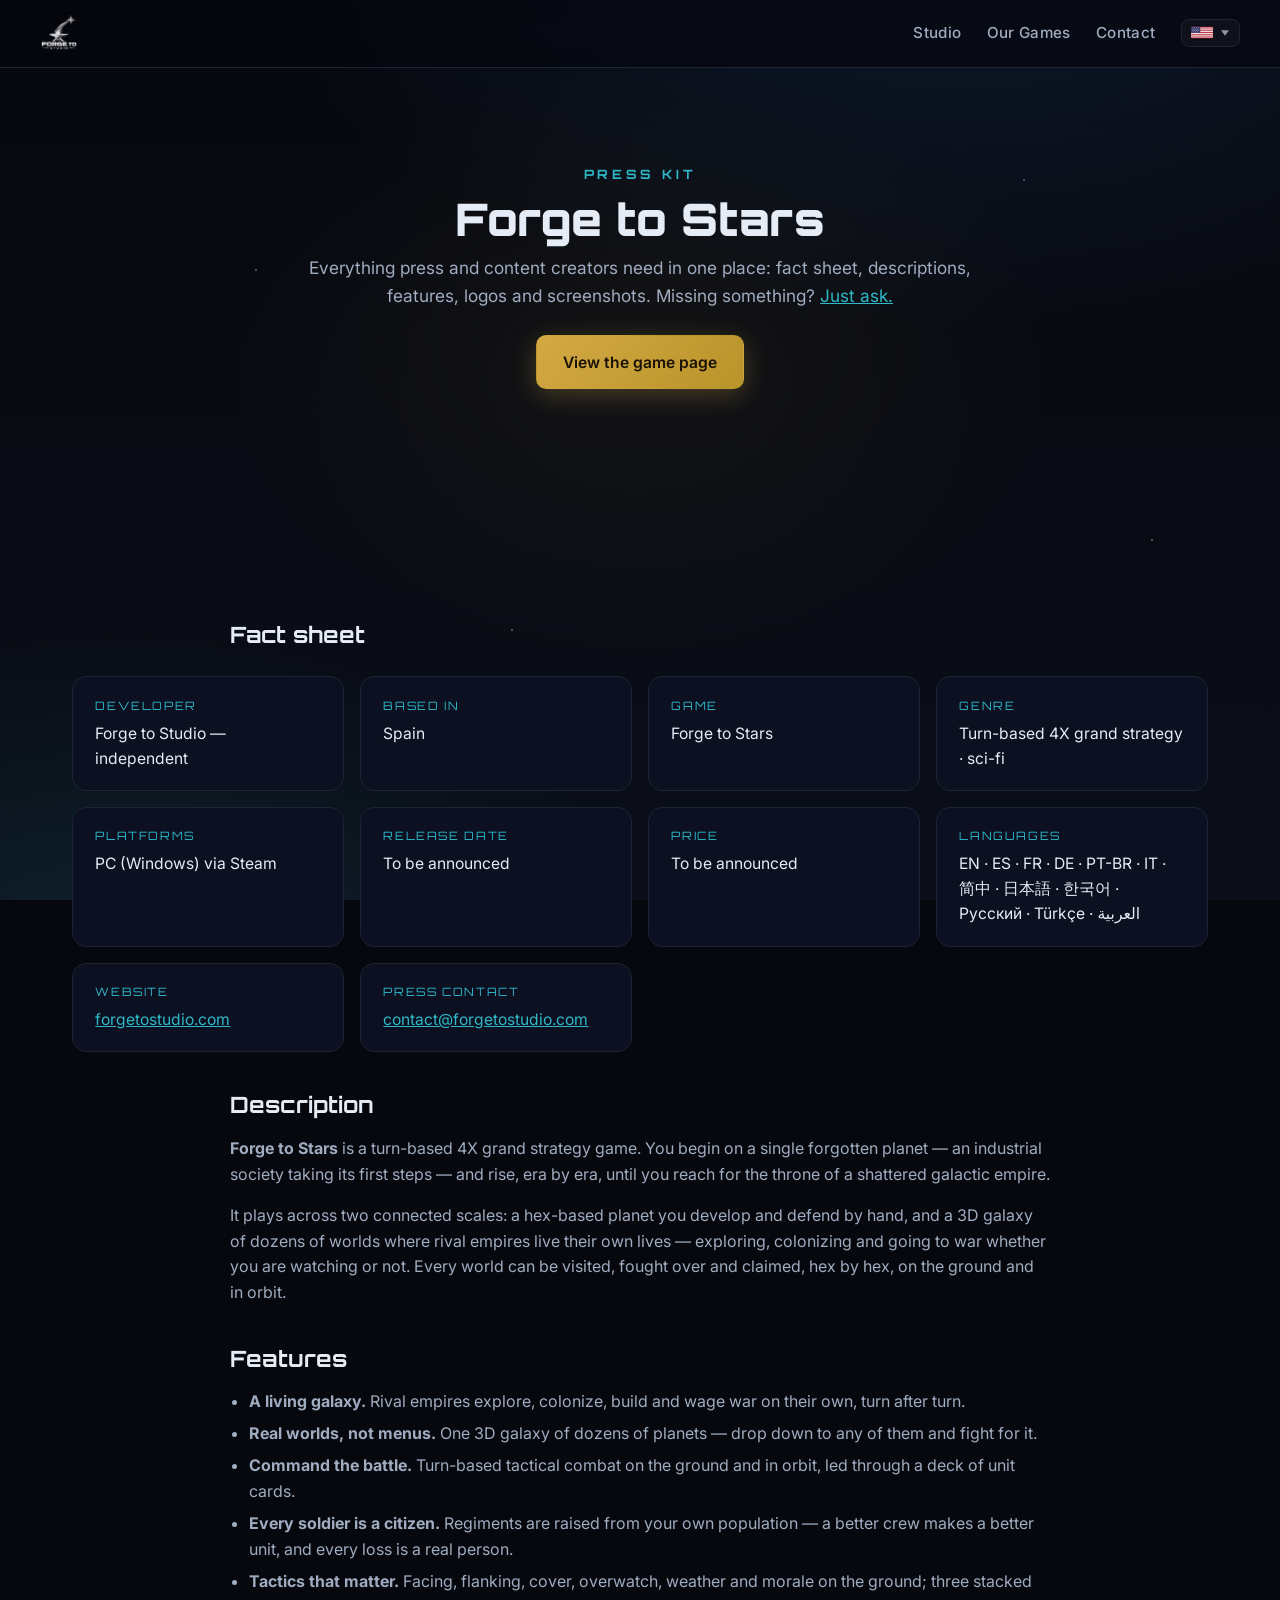
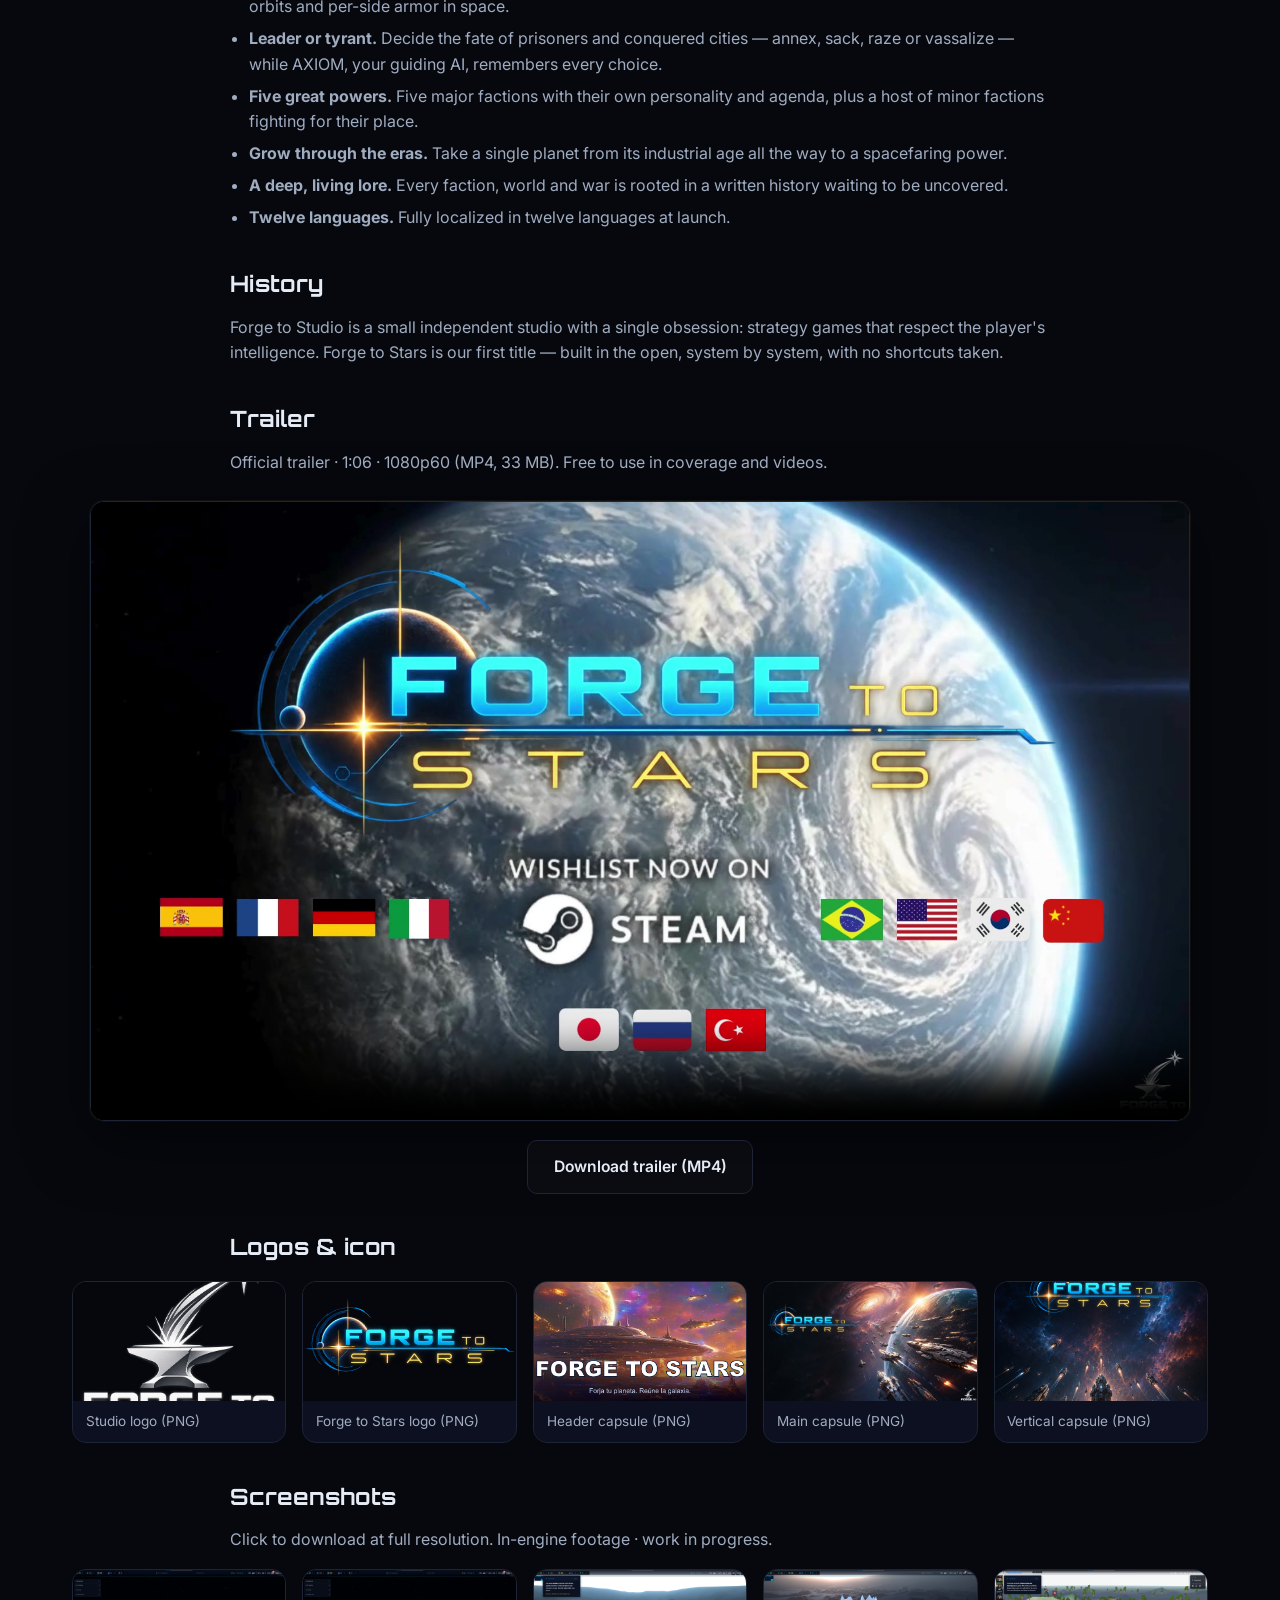
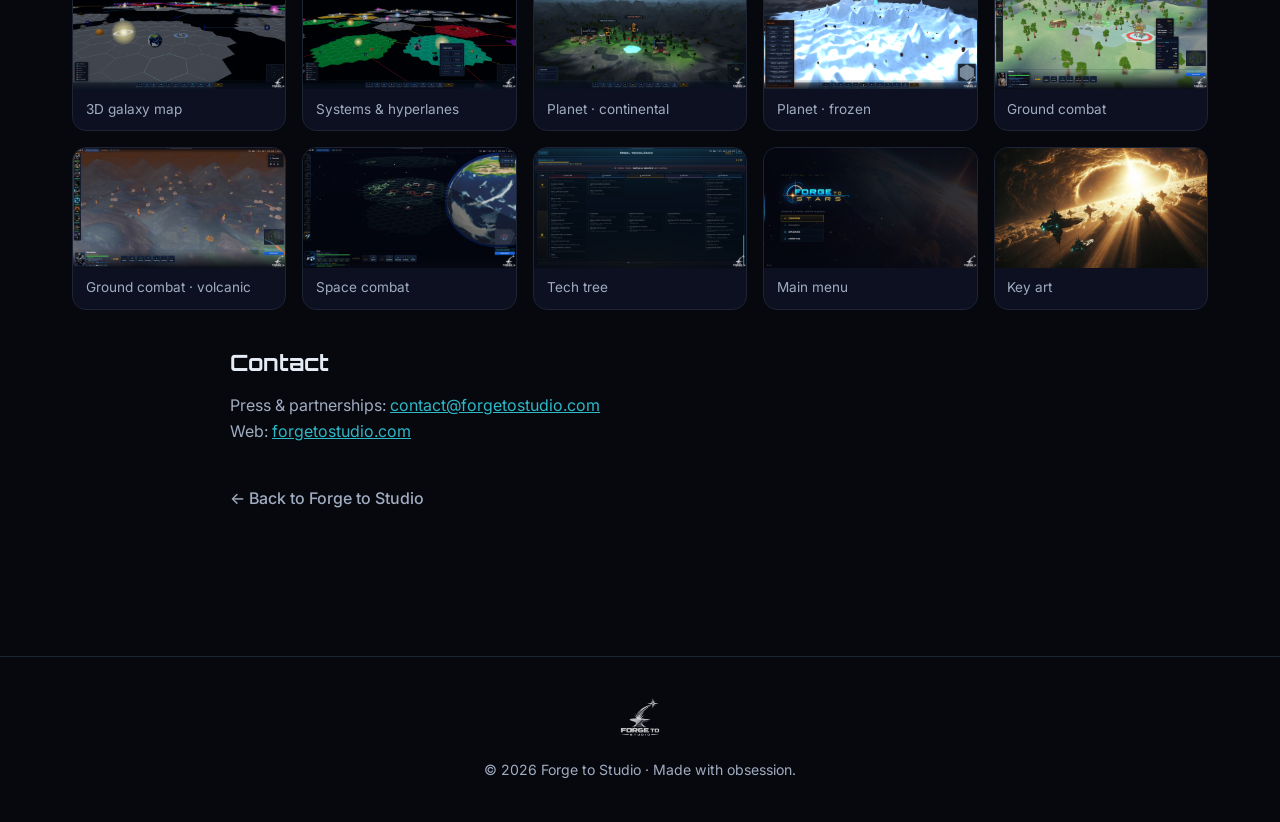
<file: press/index.html>
<!DOCTYPE html>
<html lang="en">
<head>
  <meta charset="UTF-8" />
  <meta name="viewport" content="width=device-width, initial-scale=1.0" />
  <title>Press Kit — Forge to Stars · Forge to Studio</title>
  <meta name="description" content="Press kit for Forge to Stars, a turn-based 4X grand strategy game by Forge to Studio. Fact sheet, description, features, logos and screenshots." />

  <meta property="og:title" content="Forge to Studio — Press Kit" />
  <meta property="og:description" content="Fact sheet, description, features, logos and screenshots for Forge to Stars." />
  <meta property="og:type" content="website" />
  <meta property="og:image" content="../assets/header-capsule.png" />
  <meta name="theme-color" content="#06080e" />

  <link rel="icon" type="image/png" href="../assets/logo_forge_studios.png" />
  <link rel="preconnect" href="https://fonts.googleapis.com" />
  <link rel="preconnect" href="https://fonts.gstatic.com" crossorigin />
  <link href="https://fonts.googleapis.com/css2?family=Orbitron:wght@500;700;900&family=Inter:wght@400;500;600&display=swap" rel="stylesheet" />
  <link rel="stylesheet" href="../style.css?v=15" />
</head>
<body>
  <div class="starfield" aria-hidden="true"></div>

  <header class="nav">
    <a class="nav__brand" href="../"><img src="../assets/logo_forge_studios.png" alt="Forge to Studio" /></a>
    <nav class="nav__links">
      <a href="../" data-i18n="nav.studio">Studio</a>
      <a href="../forge-to-stars/" data-i18n="nav.game">Our Games</a>
      <a href="mailto:contact@forgetostudio.com" data-i18n="nav.contact">Contact</a>
      <select class="lang" aria-label="Language"></select>
    </nav>
  </header>

  <main id="top">
    <section class="press-hero">
      <p class="section__kicker" data-i18n="pk.kicker">PRESS KIT</p>
      <h1 class="section__title">Forge to Stars</h1>
      <p class="press-lead">
        <span data-i18n="pk.lead">Everything press and content creators need in one place: fact sheet, descriptions, features, logos and screenshots. Missing something?</span>
        <a href="mailto:contact@forgetostudio.com" style="color:var(--cyan)" data-i18n="pk.ask">Just ask.</a>
      </p>
      <div class="hero__cta">
        <!-- Zip "descargar todo" desactivado hasta decidir qué arte incluir (Diego). -->
        <a class="btn btn--gold" href="../forge-to-stars/" data-i18n="pk.view">View the game page</a>
      </div>
    </section>

    <section>
      <!-- FACT SHEET -->
      <div class="press-block">
        <h2 data-i18n="pk.factsheet">Fact sheet</h2>
      </div>
      <dl class="factsheet">
        <div class="fact"><dt data-i18n="pk.l_dev">Developer</dt><dd data-i18n="pk.v_dev">Forge to Studio — independent</dd></div>
        <div class="fact"><dt data-i18n="pk.l_based">Based in</dt><dd data-i18n="pk.v_based">Spain</dd></div>
        <div class="fact"><dt data-i18n="pk.l_game">Game</dt><dd>Forge to Stars</dd></div>
        <div class="fact"><dt data-i18n="pk.l_genre">Genre</dt><dd data-i18n="pk.v_genre">Turn-based 4X grand strategy · sci-fi</dd></div>
        <div class="fact"><dt data-i18n="pk.l_plat">Platforms</dt><dd data-i18n="pk.v_plat">PC (Windows) via Steam</dd></div>
        <div class="fact"><dt data-i18n="pk.l_release">Release date</dt><dd data-i18n="pk.v_tba">To be announced</dd></div>
        <div class="fact"><dt data-i18n="pk.l_price">Price</dt><dd data-i18n="pk.v_tba">To be announced</dd></div>
        <div class="fact"><dt data-i18n="pk.l_langs">Languages</dt><dd>EN · ES · FR · DE · PT-BR · IT · 简中 · 日本語 · 한국어 · Русский · Türkçe · العربية</dd></div>
        <div class="fact"><dt data-i18n="pk.l_web">Website</dt><dd><a href="https://forgetostudio.com">forgetostudio.com</a></dd></div>
        <div class="fact"><dt data-i18n="pk.l_contact">Press contact</dt><dd><a href="mailto:contact@forgetostudio.com">contact@forgetostudio.com</a></dd></div>
      </dl>

      <div class="press-block">
        <!-- DESCRIPTION -->
        <h2 data-i18n="pk.desc_h">Description</h2>
        <p data-i18n="pk.desc1">
          <strong>Forge to Stars</strong> is a turn-based 4X grand strategy game. You begin on a
          single forgotten planet — an industrial society taking its first steps — and rise, era by
          era, until you reach for the throne of a shattered galactic empire.
        </p>
        <p data-i18n="pk.desc2">
          It plays across two connected scales: a hex-based planet you develop and defend by hand,
          and a 3D galaxy of dozens of worlds where rival empires live their own lives — exploring,
          colonizing and going to war whether you are watching or not. Every world can be visited,
          fought over and claimed, hex by hex, on the ground and in orbit.
        </p>

        <!-- FEATURES -->
        <h2 data-i18n="pk.feat_h">Features</h2>
        <ul>
          <li data-i18n="pk.f1"><strong>A living galaxy.</strong> Rival empires explore, colonize, build and wage war on their own, turn after turn.</li>
          <li data-i18n="pk.f2"><strong>Real worlds, not menus.</strong> One 3D galaxy of dozens of planets — drop down to any of them and fight for it.</li>
          <li data-i18n="pk.f3"><strong>Command the battle.</strong> Turn-based tactical combat on the ground and in orbit, led through a deck of unit cards.</li>
          <li data-i18n="pk.f8"><strong>Every soldier is a citizen.</strong> Regiments are raised from your own population — a better crew makes a better unit, and every loss is a real person.</li>
          <li data-i18n="pk.f9"><strong>Tactics that matter.</strong> Facing, flanking, cover, overwatch, weather and morale on the ground; three stacked orbits and per-side armor in space.</li>
          <li data-i18n="pk.f10"><strong>Leader or tyrant.</strong> Decide the fate of prisoners and conquered cities — annex, sack, raze or vassalize — while AXIOM, your guiding AI, remembers every choice.</li>
          <li data-i18n="pk.f4"><strong>Five great powers.</strong> Five major factions with their own personality and agenda, plus a host of minor factions fighting for their place.</li>
          <li data-i18n="pk.f5"><strong>Grow through the eras.</strong> Take a single planet from its industrial age all the way to a spacefaring power.</li>
          <li data-i18n="pk.f7"><strong>A deep, living lore.</strong> Every faction, world and war is rooted in a written history waiting to be uncovered.</li>
          <li data-i18n="pk.f6"><strong>Twelve languages.</strong> Fully localized in twelve languages at launch.</li>
        </ul>

        <!-- HISTORY -->
        <h2 data-i18n="pk.hist_h">History</h2>
        <p data-i18n="pk.hist">
          Forge to Studio is a small independent studio with a single obsession: strategy games that
          respect the player's intelligence. Forge to Stars is our first title — built in the open,
          system by system, with no shortcuts taken.
        </p>
      </div>

      <!-- TRAILER -->
      <div class="press-block">
        <h2 data-i18n="pk.trailer_h">Trailer</h2>
        <p data-i18n="pk.trailer_p">Official trailer · 1:06 · 1080p60 (MP4, 33 MB). Free to use in coverage and videos.</p>
      </div>
      <div class="trailer__frame">
        <video class="trailer__player" controls preload="none" playsinline poster="../assets/trailer-poster.jpg">
          <source src="../assets/video/forge-to-stars-trailer.mp4" type="video/mp4">
        </video>
      </div>
      <div class="press-block" style="text-align:center;margin-top:1.2rem">
        <a class="btn btn--ghost" href="../assets/video/forge-to-stars-trailer.mp4" download data-i18n="pk.trailer_dl">Download trailer (MP4)</a>
      </div>

      <!-- LOGOS & ICON -->
      <div class="press-block"><h2 data-i18n="pk.logos_h">Logos &amp; icon</h2></div>
      <div class="assets-grid">
        <a class="asset" href="../assets/logo_forge_studios.png" download><img src="../assets/logo_forge_studios.png" alt="Forge to Studio logo" /><span data-i18n="pk.al_studio">Studio logo (PNG)</span></a>
        <a class="asset" href="../assets/logo_forge_to_stars.png" download><img src="../assets/logo_forge_to_stars.png" alt="Forge to Stars logo" /><span data-i18n="pk.al_game">Forge to Stars logo (PNG)</span></a>
        <a class="asset" href="../assets/header-capsule.png" download><img src="../assets/header-capsule.png" alt="Header capsule" /><span data-i18n="pk.al_capsule">Header capsule (PNG)</span></a>
        <a class="asset" href="../assets/capsules/main-capsule.png" download><img src="../assets/capsules/main-capsule.png" alt="Main capsule" /><span>Main capsule (PNG)</span></a>
        <a class="asset" href="../assets/capsules/vertical-capsule.png" download><img src="../assets/capsules/vertical-capsule.png" alt="Vertical capsule" /><span>Vertical capsule (PNG)</span></a>
      </div>

      <!-- SCREENSHOTS -->
      <div class="press-block"><h2 data-i18n="pk.shots_h">Screenshots</h2><p data-i18n="pk.shots_note">Click to download at full resolution. In-engine footage · work in progress.</p></div>
      <div class="assets-grid">
        <a class="asset" href="../assets/shots/galaxy-map.png" download><img src="../assets/shots/galaxy-map.png" alt="3D galaxy map" /><span>3D galaxy map</span></a>
        <a class="asset" href="../assets/shots/galaxy-systems.png" download><img src="../assets/shots/galaxy-systems.png" alt="Systems and hyperlanes" /><span>Systems &amp; hyperlanes</span></a>
        <a class="asset" href="../assets/shots/planet-continental.png" download><img src="../assets/shots/planet-continental.png" alt="Continental planet" /><span>Planet · continental</span></a>
        <a class="asset" href="../assets/shots/planet-frozen.png" download><img src="../assets/shots/planet-frozen.png" alt="Frozen planet" /><span>Planet · frozen</span></a>
        <a class="asset" href="../assets/shots/ground-combat.png" download><img src="../assets/shots/ground-combat.png" alt="Ground combat" /><span>Ground combat</span></a>
        <a class="asset" href="../assets/shots/ground-volcanic.png" download><img src="../assets/shots/ground-volcanic.png" alt="Ground combat on volcanic terrain" /><span>Ground combat · volcanic</span></a>
        <a class="asset" href="../assets/shots/space-combat.png" download><img src="../assets/shots/space-combat.png" alt="Space combat" /><span>Space combat</span></a>
        <a class="asset" href="../assets/shots/tech-tree.png" download><img src="../assets/shots/tech-tree.png" alt="Tech tree" /><span>Tech tree</span></a>
        <a class="asset" href="../assets/shots/main-menu.png" download><img src="../assets/shots/main-menu.png" alt="Main menu" /><span>Main menu</span></a>
        <a class="asset" href="../assets/menu-golden.jpg" download><img src="../assets/menu-golden.jpg" alt="Key art" /><span data-i18n="pk.al_keyart">Key art</span></a>
      </div>

      <!-- CONTACT -->
      <div class="press-block">
        <h2 data-i18n="pk.contact_h">Contact</h2>
        <p>
          <span data-i18n="pk.contact_lead">Press &amp; partnerships:</span> <a href="mailto:contact@forgetostudio.com" style="color:var(--cyan)">contact@forgetostudio.com</a><br />
          <span data-i18n="pk.web_lead">Web:</span> <a href="https://forgetostudio.com" style="color:var(--cyan)">forgetostudio.com</a>
        </p>
        <p><a class="backlink" href="../" data-i18n="cta.back">← Back to Forge to Studio</a></p>
      </div>
    </section>
  </main>

  <footer class="footer">
    <img class="footer__logo" src="../assets/logo_forge_studios.png" alt="Forge to Studio" />
    <p class="footer__copy">© <span id="year">2026</span> Forge to Studio · <span data-i18n="footer.tag">Made with obsession.</span></p>
  </footer>

  <script src="../i18n.js?v=15"></script>
  <script>document.getElementById('year').textContent = new Date().getFullYear();</script>
</body>
</html>
</file>
<file: style.css>
/* ═══════════════════════════════════════════════════════════════════
   Forge to Studio — landing. Estética coherente con Forge to Stars:
   fondo espacial oscuro, Orbitron (títulos) + Inter (cuerpo), dorado + cian.
   Estático, ligero, responsive. Sin dependencias.
   ═══════════════════════════════════════════════════════════════════ */

:root {
  --bg:        #06080e;
  --bg-2:      #0a0e18;
  --panel:     #0c1020;
  --line:      #1c2436;
  --text:      #e6ecf6;
  --text-dim:  #a0acc0;
  --gold:      #d4a843;
  --gold-2:    #b8942a;
  --cyan:      #2eb8c8;
  --cyan-2:    #36d6c3;
  --blue:      #3a7bd5;
  --blue-2:    #4d8de6;
  --radius:    14px;
  --maxw:      1200px;
}

* { box-sizing: border-box; margin: 0; padding: 0; }

html { scroll-behavior: smooth; }

body {
  font-family: 'Inter', system-ui, sans-serif;
  color: var(--text);
  background: var(--bg);
  line-height: 1.6;
  overflow-x: hidden;
}

img { max-width: 100%; }

/* Fondo estelar: gradientes radiales + puntos sutiles */
.starfield {
  position: fixed; inset: 0; z-index: -2;
  background:
    radial-gradient(1200px 700px at 75% -10%, rgba(58,123,213,0.16), transparent 60%),
    radial-gradient(900px 600px at 10% 110%, rgba(46,184,200,0.12), transparent 60%),
    radial-gradient(700px 500px at 50% 40%, rgba(212,168,67,0.06), transparent 60%),
    linear-gradient(180deg, var(--bg) 0%, var(--bg-2) 100%);
}
.starfield::after {
  content: ''; position: absolute; inset: 0;
  background-image:
    radial-gradient(1px 1px at 20% 30%, #fff 50%, transparent),
    radial-gradient(1px 1px at 80% 20%, #cfe3ff 50%, transparent),
    radial-gradient(1px 1px at 40% 70%, #fff 50%, transparent),
    radial-gradient(1px 1px at 65% 85%, #ffe9b8 50%, transparent),
    radial-gradient(1px 1px at 90% 60%, #fff 50%, transparent),
    radial-gradient(1px 1px at 12% 80%, #cfe3ff 50%, transparent);
  opacity: 0.5;
}

/* ─── NAV ────────────────────────────────────────────── */
.nav {
  position: sticky; top: 0; z-index: 20;
  display: flex; align-items: center; justify-content: space-between;
  gap: 1rem; padding: 0.9rem clamp(1rem, 4vw, 2.5rem);
  background: rgba(6,8,14,0.72);
  backdrop-filter: blur(10px);
  border-bottom: 1px solid var(--line);
}
.nav__brand img { height: 38px; display: block; }
.nav__links { display: flex; align-items: center; gap: clamp(0.7rem, 2vw, 1.8rem); flex-wrap: wrap; justify-content: flex-end; }
.nav__links a {
  color: var(--text-dim); text-decoration: none; font-weight: 500;
  font-size: 0.95rem; letter-spacing: 0.02em; transition: color 0.2s;
}
.nav__links a:hover { color: var(--gold); }

/* ─── Contenedores de sección ────────────────────────── */
main > section { max-width: var(--maxw); margin-inline: auto; padding: clamp(3rem, 8vw, 6rem) clamp(1rem, 4vw, 2rem); }

.section__kicker {
  font-family: 'Orbitron', sans-serif; font-weight: 700; font-size: 0.8rem;
  letter-spacing: 0.28em; color: var(--cyan); margin-bottom: 0.7rem;
}
.section__title {
  font-family: 'Orbitron', sans-serif; font-weight: 900;
  font-size: clamp(1.8rem, 4.5vw, 2.8rem); line-height: 1.1; margin-bottom: 1rem;
}

/* ─── HERO (estudio) — full-bleed: el fondo ocupa TODO el ancho, el
   contenido se centra a --maxw dentro. Antes era una "cajita" a 1120px
   flotando con vacío a los lados en monitores grandes. ─────────────── */
.hero {
  max-width: none; width: 100vw; margin-left: calc(50% - 50vw);
  border-radius: 0; border: 0; border-bottom: 1px solid var(--line);
  text-align: center; position: relative; overflow: hidden;
  padding: clamp(3.5rem, 9vw, 7rem) clamp(1rem, 4vw, 2rem) clamp(3rem, 7vw, 5.5rem) !important;
  background:
    linear-gradient(180deg, rgba(6,8,14,0.68), rgba(6,8,14,0.92)),
    url('assets/hero-art.jpg') center/cover no-repeat;
}
.hero__inner { max-width: 820px; margin-inline: auto; }
.hero__logo { width: min(420px, 82vw); height: auto; filter: drop-shadow(0 8px 40px rgba(58,123,213,0.35)); }
.hero__eyebrow {
  font-family: 'Orbitron', sans-serif; font-weight: 500; font-size: 0.82rem;
  letter-spacing: 0.32em; color: var(--gold); margin: 1.4rem 0 0.8rem;
}
.hero__title {
  font-family: 'Orbitron', sans-serif; font-weight: 900;
  font-size: clamp(2rem, 6vw, 3.6rem); line-height: 1.08;
  background: linear-gradient(120deg, #fff 20%, var(--blue-2) 70%, var(--cyan-2));
  -webkit-background-clip: text; background-clip: text; color: transparent;
}
.hero__lead { max-width: 640px; margin: 1.3rem auto 2rem; color: var(--text-dim); font-size: 1.1rem; }
.hero__cta { display: flex; gap: 0.9rem; justify-content: center; flex-wrap: wrap; }

/* ─── Botones ────────────────────────────────────────── */
.btn {
  display: inline-flex; align-items: center; gap: 0.5rem;
  padding: 0.85rem 1.6rem; border-radius: 10px; font-weight: 600;
  font-size: 0.98rem; text-decoration: none; border: 1px solid transparent;
  transition: transform 0.15s, box-shadow 0.2s, background 0.2s;
}
.btn:hover { transform: translateY(-2px); }
.btn--gold {
  background: linear-gradient(135deg, var(--gold), var(--gold-2)); color: #1a1206;
  box-shadow: 0 6px 24px rgba(212,168,67,0.28);
}
.btn--gold:hover { box-shadow: 0 10px 32px rgba(212,168,67,0.42); }
.btn--ghost { border-color: var(--line); color: var(--text); background: rgba(255,255,255,0.02); }
.btn--ghost:hover { border-color: var(--cyan); color: var(--cyan); }
.btn--steam {
  background: linear-gradient(135deg, var(--blue), #1b2838); color: #fff;
  box-shadow: 0 6px 24px rgba(58,123,213,0.3); font-size: 1.05rem; padding: 1rem 1.8rem;
}
.btn--steam:hover { box-shadow: 0 10px 34px rgba(58,123,213,0.45); }
.btn__icon { font-size: 0.85em; }

/* ─── Escaparate de juego (página estudio) ───────────── */
.gamecard {
  display: grid; grid-template-columns: 0.85fr 1.15fr; gap: clamp(1.2rem, 3vw, 2.5rem);
  align-items: center; text-decoration: none; color: inherit;
  background: var(--panel); border: 1px solid var(--line); border-radius: var(--radius);
  padding: clamp(1.2rem, 3vw, 2rem); transition: border-color 0.25s, transform 0.2s, box-shadow 0.25s;
}
.gamecard:hover { border-color: var(--cyan); transform: translateY(-3px); box-shadow: 0 14px 40px rgba(46,184,200,0.12); }
.gamecard__art {
  display: flex; align-items: center; justify-content: center;
  background: radial-gradient(circle at 50% 40%, rgba(58,123,213,0.16), transparent 70%);
  border-radius: var(--radius); padding: 1rem;
}
.gamecard__frame {
  position: relative; width: 100%; border-radius: 8px; overflow: hidden; border: 1px solid var(--line);
}
.gamecard__shot { width: 100%; height: auto; display: block; }
.gamecard__logo {
  position: absolute; top: 50%; left: 50%; transform: translate(-50%, -50%);
  width: min(82%, 340px); height: auto;
  filter: drop-shadow(0 2px 8px rgba(0,0,0,0.9)) drop-shadow(0 5px 18px rgba(0,0,0,0.6));
}
.gamecard__name { font-family: 'Orbitron', sans-serif; font-weight: 900; font-size: clamp(1.5rem, 3.5vw, 2.1rem); margin-bottom: 0.7rem; }
.gamecard__tag { color: var(--text-dim); font-size: 1.05rem; margin-bottom: 1rem; }
.gamecard__status {
  display: inline-block; font-family: 'Orbitron', sans-serif; font-size: 0.72rem;
  letter-spacing: 0.12em; color: var(--gold); border: 1px solid rgba(212,168,67,0.4);
  border-radius: 999px; padding: 0.3rem 0.8rem; margin-bottom: 1.1rem;
}
.gamecard__link { display: block; color: var(--cyan); font-weight: 600; }
.gamecard:hover .gamecard__link { color: var(--cyan-2); }

/* ─── Making-of (vídeo del estudio en "What we're building") ─────────── */
.devvideo { margin-top: clamp(1.5rem, 4vw, 2.5rem); }
.devvideo__player {
  width: 100%; display: block; aspect-ratio: 16 / 9;
  border: 1px solid var(--line); border-radius: var(--radius); background: #05070d;
  box-shadow: 0 14px 44px rgba(0,0,0,0.4);
}
.devvideo__cap {
  text-align: center; color: var(--text-dim); font-size: 0.9rem; margin-top: 0.7rem;
  font-family: 'Orbitron', sans-serif; letter-spacing: 0.04em;
}

/* ─── Estudio ────────────────────────────────────────── */
.studio { text-align: center; }
.studio__text { max-width: 720px; margin: 0 auto; color: var(--text-dim); font-size: 1.12rem; }

/* ─── Prensa + Contacto ──────────────────────────────── */
.cols { display: grid; grid-template-columns: 1fr 1fr; gap: clamp(1.5rem, 4vw, 3rem); }
.col {
  background: var(--panel); border: 1px solid var(--line); border-radius: var(--radius);
  padding: clamp(1.5rem, 3vw, 2.4rem);
}
.col__title { font-family: 'Orbitron', sans-serif; font-weight: 700; font-size: 1.4rem; margin-bottom: 0.6rem; }
.col p { color: var(--text-dim); margin-bottom: 1.2rem; }
.contact__mail { display: inline-block; color: var(--cyan); font-weight: 600; text-decoration: none; margin-bottom: 1.2rem; }
.contact__mail:hover { color: var(--cyan-2); }
.socials { display: flex; gap: 1.2rem; flex-wrap: wrap; }
.socials a { color: var(--text-dim); text-decoration: none; font-weight: 500; transition: color 0.2s; }
.socials a:hover { color: var(--gold); }

/* ─── Footer ─────────────────────────────────────────── */
.footer {
  border-top: 1px solid var(--line); text-align: center;
  padding: 2.5rem 1rem; margin-top: 2rem;
}
.footer__logo { height: 42px; opacity: 0.85; margin-bottom: 0.8rem; }
.footer__copy { color: var(--text-dim); font-size: 0.88rem; }

/* ─── Selector de idioma con BANDERAS (dropdown propio) ───────────────
   El <select> nativo no admite imágenes de forma fiable entre navegadores,
   y los emoji de bandera NO se renderizan en Windows. Por eso: banderas SVG
   + dropdown construido por i18n.js. ───────────────────────────────── */
.langsel { position: relative; font-family: 'Inter', sans-serif; }
.langsel__btn {
  display: inline-flex; align-items: center; gap: 0.5rem;
  background: rgba(255,255,255,0.03); color: var(--text);
  border: 1px solid var(--line); border-radius: 8px;
  padding: 0.35rem 0.6rem; font-size: 0.85rem; font-weight: 500;
  cursor: pointer; transition: border-color 0.2s;
}
.langsel__btn:hover, .langsel.open .langsel__btn { border-color: var(--cyan); }
.langsel__flag { width: 22px; height: 15px; border-radius: 2px; display: block; flex: 0 0 auto; box-shadow: 0 0 0 1px rgba(0,0,0,0.35) inset; }
.langsel__cur { min-width: 0; }
.langsel__caret { width: 8px; height: 8px; opacity: 0.6; transition: transform 0.2s; }
.langsel.open .langsel__caret { transform: rotate(180deg); }
.langsel__menu {
  position: absolute; right: 0; top: calc(100% + 6px); z-index: 60;
  background: var(--bg-2); border: 1px solid var(--line); border-radius: 10px;
  padding: 0.4rem; box-shadow: 0 14px 44px rgba(0,0,0,0.55); display: none;
  grid-template-columns: repeat(5, auto); gap: 0.25rem;
}
.langsel.open .langsel__menu { display: grid; }
.langsel__opt {
  display: flex; align-items: center; justify-content: center;
  padding: 0.3rem; border: 0; border-radius: 6px; background: none; cursor: pointer;
}
.langsel__opt .langsel__flag { width: 28px; height: 19px; }
.langsel__opt:hover, .langsel__opt.sel { background: #243352; box-shadow: 0 0 0 1px var(--cyan) inset; }

/* ─── Página del juego: hero, features, galería, CTA final ────── */
.sr-only {
  position: absolute; width: 1px; height: 1px; padding: 0; margin: -1px;
  overflow: hidden; clip: rect(0,0,0,0); white-space: nowrap; border: 0;
}
.ghero { background: none !important; border: none; text-align: center; padding-top: clamp(1.5rem, 4vw, 3rem) !important; }
.ghero__frame {
  position: relative; max-width: 1100px; margin: 0 auto; overflow: hidden;
  border: 1px solid var(--line); border-radius: var(--radius); box-shadow: 0 16px 60px rgba(0,0,0,0.5);
}
.ghero__banner { width: 100%; height: auto; display: block; }
.ghero__logo {
  position: absolute; top: 50%; left: 50%; transform: translate(-50%, -50%);
  width: min(74%, 660px); height: auto;
  filter: drop-shadow(0 3px 10px rgba(0,0,0,0.9)) drop-shadow(0 6px 26px rgba(0,0,0,0.65));
}
.game__note { margin-top: 0.9rem; color: var(--text-dim); font-size: 0.9rem; letter-spacing: 0.03em; }
.features-sec { text-align: center; }
.features-grid {
  display: grid; grid-template-columns: repeat(auto-fit, minmax(240px, 1fr));
  gap: 1.1rem; margin-top: 2.2rem; text-align: left;
}
.feature {
  background: var(--panel); border: 1px solid var(--line); border-radius: var(--radius);
  padding: 1.5rem; transition: border-color 0.2s, transform 0.2s;
}
.feature:hover { border-color: var(--cyan); transform: translateY(-2px); }
.feature h3 { font-family: 'Orbitron', sans-serif; font-weight: 700; font-size: 1.15rem; margin-bottom: 0.5rem; color: var(--gold); }
.feature p { color: var(--text-dim); font-size: 0.98rem; }

/* ─── Tráiler (página del juego) ─────────────────────── */
.trailer { text-align: center; }
.trailer__frame {
  max-width: 1100px; margin: 1.6rem auto 0; border-radius: var(--radius); overflow: hidden;
  border: 1px solid var(--line); box-shadow: 0 18px 64px rgba(0,0,0,0.55), 0 0 0 1px rgba(212,168,67,0.08);
}
.trailer__player { width: 100%; display: block; aspect-ratio: 16 / 9; background: #05070d; }

/* ─── Cómo se juega: mecánicas en filas alternas imagen/texto ──────── */
.mechsec { text-align: center; }
.mechsec .section__title { margin-bottom: 2.4rem; }
.mechs { display: grid; gap: clamp(1.6rem, 4vw, 2.8rem); text-align: left; }
.mech {
  display: grid; grid-template-columns: 1.15fr 1fr; gap: clamp(1.2rem, 3.5vw, 2.6rem); align-items: center;
}
.mech:nth-child(even) .mech__media { order: 2; }
.mech__media {
  aspect-ratio: 16 / 9; overflow: hidden; cursor: zoom-in;
  border: 1px solid var(--line); border-radius: var(--radius); box-shadow: 0 12px 40px rgba(0,0,0,0.4);
}
.mech__media img { width: 100%; height: 100%; object-fit: cover; display: block; transition: transform 0.45s ease; }
.mech:hover .mech__media img { transform: scale(1.04); }
.mech__num {
  display: block; font-family: 'Orbitron', sans-serif; font-weight: 900; font-size: 0.85rem;
  letter-spacing: 0.2em; color: var(--cyan); margin-bottom: 0.4rem;
}
.mech__body h3 {
  font-family: 'Orbitron', sans-serif; font-weight: 700; font-size: clamp(1.15rem, 2.4vw, 1.5rem);
  line-height: 1.25; color: var(--gold); margin-bottom: 0.7rem;
}
.mech__body p { color: var(--text-dim); font-size: 1.02rem; }

/* ─── Galería ────────────────────────────────────────── */
.gallery__grid { display: grid; grid-template-columns: repeat(auto-fit, minmax(260px, 1fr)); gap: 1rem; }
.shot {
  position: relative; margin: 0; aspect-ratio: 16 / 9; overflow: hidden; cursor: zoom-in;
  border: 1px solid var(--line); border-radius: var(--radius);
}
.shot img { width: 100%; height: 100%; object-fit: cover; object-position: center; display: block; transition: transform 0.45s ease; }
.shot:hover img { transform: scale(1.06); }
.shot figcaption {
  position: absolute; inset: auto 0 0 0; padding: 0.7rem 0.9rem;
  font-family: 'Orbitron', sans-serif; font-size: 0.82rem; letter-spacing: 0.05em;
  color: var(--text); background: linear-gradient(180deg, transparent, rgba(6,8,14,0.88));
}
.gallery__note {
  text-align: center; color: var(--text-dim); font-size: 0.82rem;
  letter-spacing: 0.06em; margin-top: 1.1rem; opacity: 0.75;
}

/* Lightbox — abre la captura a pantalla completa (sin recorte) */
.lightbox {
  position: fixed; inset: 0; z-index: 100; display: none;
  align-items: center; justify-content: center; padding: clamp(1rem, 4vw, 3rem);
  background: rgba(3,5,10,0.92); backdrop-filter: blur(4px); cursor: zoom-out;
}
.lightbox.open { display: flex; }
.lightbox img { max-width: 100%; max-height: 100%; border-radius: 10px; box-shadow: 0 20px 80px rgba(0,0,0,0.7); }
.lightbox__close {
  position: absolute; top: 1rem; right: 1.2rem; font-size: 2rem; line-height: 1;
  color: #fff; background: none; border: 0; cursor: pointer; opacity: 0.8;
}
.lightbox__close:hover { opacity: 1; }

.finalcta { text-align: center; }
.finalcta .section__title { margin-bottom: 1.5rem; }
.backlink { display: inline-block; margin-top: 1.6rem; color: var(--text-dim); text-decoration: none; font-weight: 500; transition: color 0.2s; }
.backlink:hover { color: var(--cyan); }

/* ─── Press kit ──────────────────────────────────────── */
.press-hero { text-align: center; }
.press-hero .section__title { margin-bottom: 0.6rem; }
.press-lead { max-width: 720px; margin: 0 auto 1.6rem; color: var(--text-dim); font-size: 1.08rem; }
.factsheet {
  display: grid; grid-template-columns: repeat(auto-fit, minmax(240px, 1fr)); gap: 1rem;
  margin: 1.5rem 0;
}
.fact {
  background: var(--panel); border: 1px solid var(--line); border-radius: var(--radius); padding: 1.2rem 1.4rem;
}
.fact dt { font-family: 'Orbitron', sans-serif; font-size: 0.72rem; letter-spacing: 0.14em; color: var(--cyan); text-transform: uppercase; margin-bottom: 0.35rem; }
.fact dd { color: var(--text); font-size: 0.98rem; }
.fact dd a { color: var(--cyan); }
.press-block { max-width: 820px; margin: 0 auto; }
.press-block h2 { font-family: 'Orbitron', sans-serif; font-size: 1.4rem; margin: 2.2rem 0 0.8rem; }
.press-block p { color: var(--text-dim); margin-bottom: 1rem; }
.press-block ul { color: var(--text-dim); padding-left: 1.2rem; margin-bottom: 1rem; display: grid; gap: 0.4rem; }
.assets-grid { display: grid; grid-template-columns: repeat(auto-fit, minmax(200px, 1fr)); gap: 1rem; margin: 1rem 0; }
.asset {
  display: block; background: var(--panel); border: 1px solid var(--line); border-radius: var(--radius);
  overflow: hidden; text-decoration: none; color: var(--text-dim); transition: border-color 0.2s, transform 0.2s;
}
.asset:hover { border-color: var(--cyan); transform: translateY(-2px); color: var(--text); }
.asset img { width: 100%; aspect-ratio: 16/9; object-fit: cover; display: block; background: #05070d; }
.asset span { display: block; padding: 0.6rem 0.8rem; font-size: 0.85rem; }

/* ─── Galería con título centrado + sección de ARTE ──── */
.gallery, .artsec { text-align: center; }
.gallery .section__title, .artsec .section__title { margin-bottom: 1.6rem; }

.artgrid {
  display: grid; grid-template-columns: repeat(auto-fit, minmax(260px, 1fr));
  gap: 1rem; margin-top: 2rem; text-align: left; align-items: start;
}
.art {
  position: relative; margin: 0; overflow: hidden; cursor: zoom-in;
  background: var(--panel); border: 1px solid var(--line); border-radius: var(--radius);
  transition: border-color 0.25s, transform 0.2s, box-shadow 0.25s;
}
.art:hover { border-color: var(--cyan); transform: translateY(-3px); box-shadow: 0 14px 40px rgba(46,184,200,0.12); }
.art__img {
  width: 100%; aspect-ratio: 16 / 9; object-fit: cover; object-position: center;
  display: block; background: #05070d; transition: transform 0.45s ease;
}
.art:hover .art__img { transform: scale(1.04); }
.art__img--contain { object-fit: contain; padding: 0.4rem; }      /* capsules: mostrar el arte completo, sin recorte */
.art--tall .art__img { aspect-ratio: 3 / 4; }                     /* capsule vertical */
.art figcaption {
  padding: 0.7rem 0.9rem; font-family: 'Orbitron', sans-serif;
  font-size: 0.8rem; letter-spacing: 0.05em; color: var(--text-dim);
}

/* ─── Facciones (5 grandes + menores, bajo un mismo paraguas) ───────── */
.factionsec, .loresec { text-align: center; }
.factionsec .section__title, .loresec .section__title { margin-bottom: 1.8rem; }
.facgrid {
  display: grid; grid-template-columns: repeat(auto-fit, minmax(190px, 1fr));
  gap: 1rem; text-align: left;
}
.fac {
  background: var(--panel); border: 1px solid var(--line); border-radius: var(--radius);
  overflow: hidden; border-top: 3px solid var(--fac, var(--cyan));
  transition: transform 0.2s, box-shadow 0.25s;
}
.fac:hover { transform: translateY(-4px); box-shadow: 0 16px 44px rgba(0,0,0,0.42); }
.fac__art { aspect-ratio: 3 / 4; overflow: hidden; background: #05070d; cursor: zoom-in; }
.fac__art img {
  width: 100%; height: 100%; object-fit: cover; object-position: center top;
  display: block; transition: transform 0.5s ease;
}
.fac:hover .fac__art img { transform: scale(1.05); }
.fac__body { padding: 0.9rem 1rem 1.1rem; }
.fac__name {
  font-family: 'Orbitron', sans-serif; font-weight: 700; font-size: 1.02rem;
  color: var(--fac, var(--cyan)); margin-bottom: 0.45rem;
}
.fac__desc { color: var(--text-dim); font-size: 0.9rem; line-height: 1.5; }
.minors { max-width: 760px; margin: 2.2rem auto 0; }
.minors__h { font-family: 'Orbitron', sans-serif; font-weight: 700; font-size: 1.15rem; color: var(--gold); margin-bottom: 0.5rem; }
.minors__p { color: var(--text-dim); font-size: 1rem; }

/* ─── Cronología del auge y la caída (timeline vertical) ────────────── */
.timeline { list-style: none; max-width: 760px; margin: 0 auto; padding: 0; text-align: left; position: relative; }
.timeline::before {
  content: ''; position: absolute; left: 7px; top: 6px; bottom: 6px; width: 2px;
  background: linear-gradient(180deg, var(--cyan), var(--gold) 55%, rgba(212,168,67,0.12));
}
.tl { position: relative; padding: 0 0 1.6rem 2.2rem; }
.tl:last-child { padding-bottom: 0; }
.tl__dot {
  position: absolute; left: 0; top: 4px; width: 16px; height: 16px; border-radius: 50%;
  background: var(--bg); border: 2px solid var(--cyan); box-shadow: 0 0 12px rgba(46,184,200,0.5);
}
.tl--fall .tl__dot { border-color: #d94040; box-shadow: 0 0 14px rgba(217,64,64,0.6); }
.tl--now .tl__dot { border-color: var(--gold); box-shadow: 0 0 14px rgba(212,168,67,0.6); }
.tl__age { font-family: 'Orbitron', sans-serif; font-size: 0.66rem; letter-spacing: 0.14em; text-transform: uppercase; color: var(--cyan); }
.tl--fall .tl__age { color: #e56a6a; }
.tl--now .tl__age { color: var(--gold); }
.tl__c h3 { font-family: 'Orbitron', sans-serif; font-weight: 700; font-size: 1.1rem; margin: 0.2rem 0 0.35rem; }
.tl__c p { color: var(--text-dim); font-size: 0.98rem; }

/* ─── "Coming soon": CTAs/enlaces aún no activos (sin link muerto) ───── */
.btn.is-soon { cursor: default; }
.btn.is-soon:hover { transform: none; }
.soon-tag {
  font-family: 'Orbitron', sans-serif; font-size: 0.6rem; letter-spacing: 0.12em;
  text-transform: uppercase; color: var(--gold); white-space: nowrap;
  border: 1px solid rgba(212,168,67,0.4); border-radius: 999px; padding: 0.12rem 0.5rem;
}
.socials--soon { align-items: center; }
.socials--soon span:not(.soon-tag) { color: var(--text-dim); font-weight: 500; }

/* ─── Responsive ─────────────────────────────────────── */
@media (max-width: 900px) {
  .gamecard { grid-template-columns: 1fr; text-align: center; }
  .gamecard__art { max-width: 420px; margin-inline: auto; }
  .mech { grid-template-columns: 1fr; }
  .mech:nth-child(even) .mech__media { order: 0; }
}
@media (max-width: 780px) {
  .nav__links { gap: 0.9rem; font-size: 0.85rem; }
  .cols { grid-template-columns: 1fr; }
}
@media (max-width: 480px) {
  .nav { flex-wrap: wrap; }
  .nav__brand img { height: 30px; }
  .nav__links a { font-size: 0.82rem; }
}
</file>
